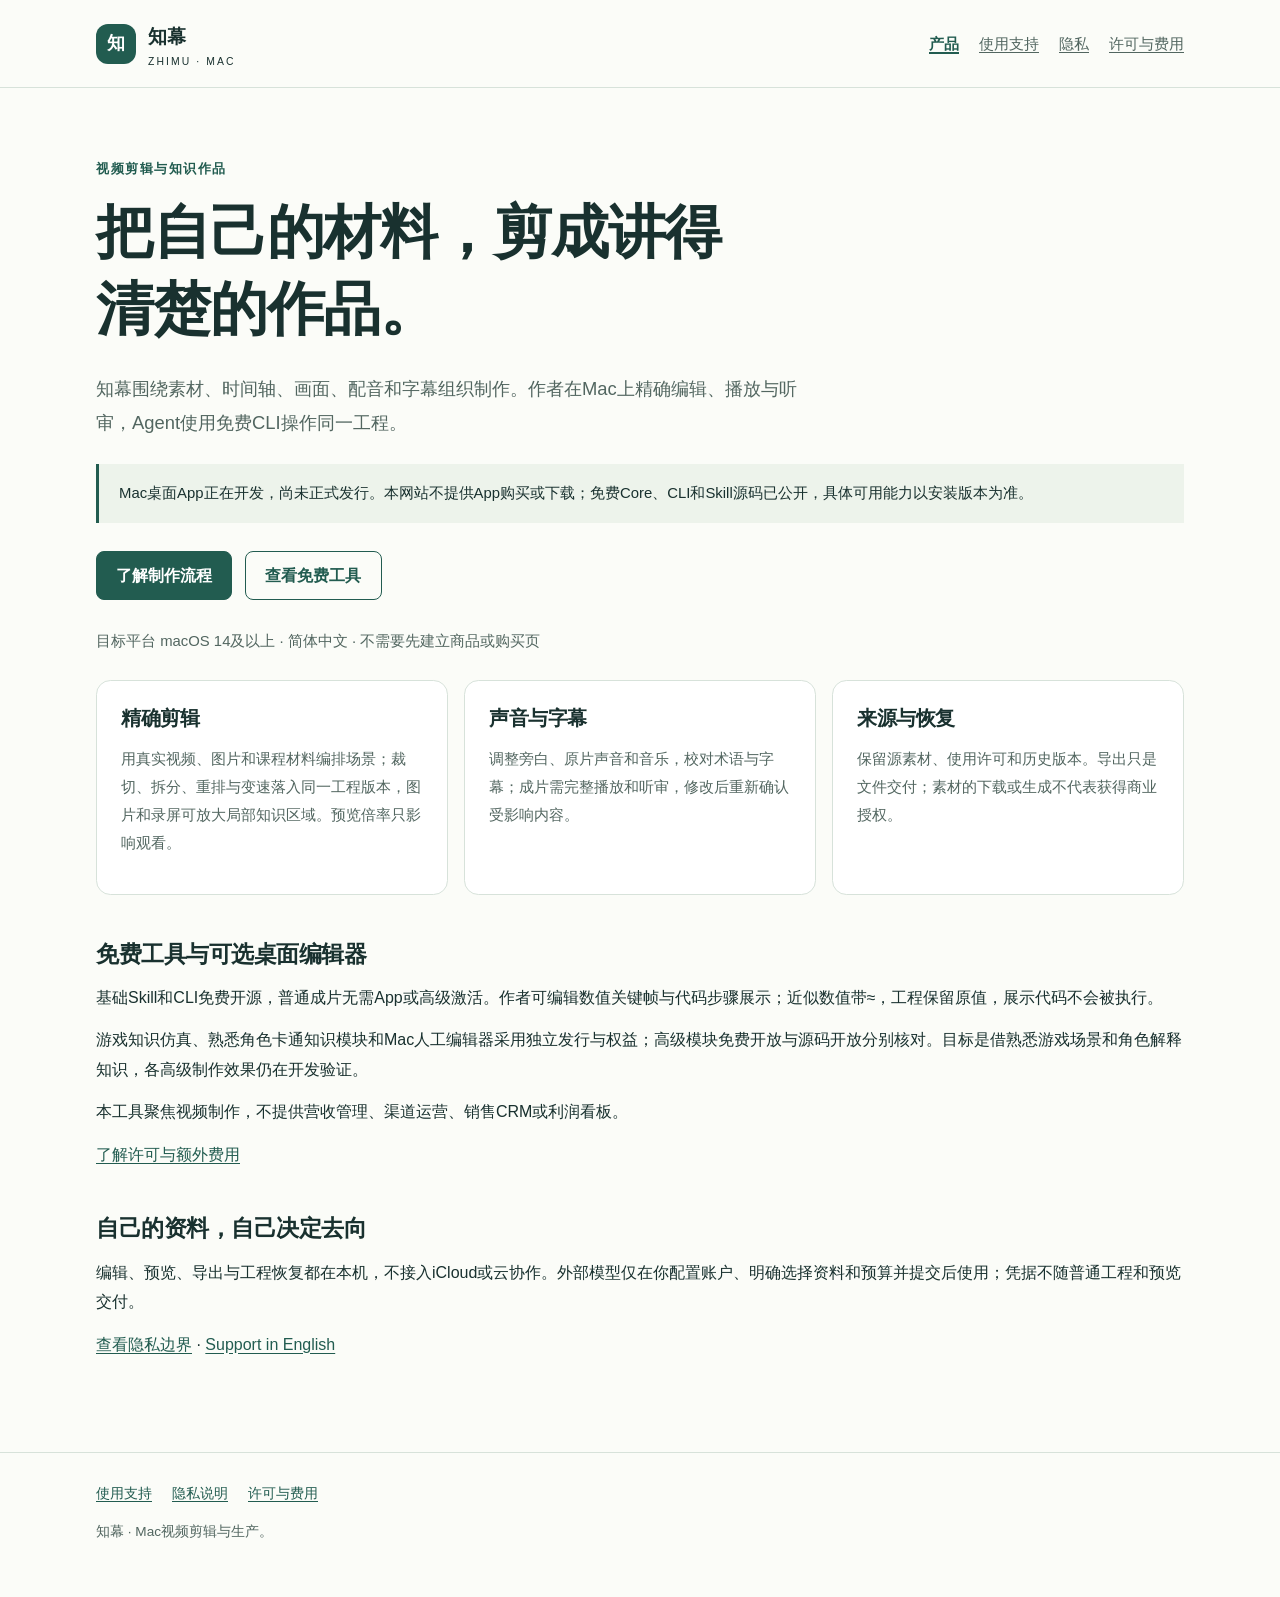
<file: docs/index.html>
<!doctype html>
<html lang="zh-CN"><head><meta charset="utf-8"><meta name="viewport" content="width=device-width, initial-scale=1">
<meta name="description" content="面向Mac的视频编辑、配音、字幕与可恢复工程。免费CLI独立可用，高级制作与桌面App单独提供。"><meta name="referrer" content="no-referrer">
<meta http-equiv="Content-Security-Policy" content="default-src 'none'; style-src 'self'; base-uri 'none'; form-action 'none'">
<title>知幕 · Mac视频剪辑与生产</title><link rel="stylesheet" href="site.css"></head>
<body><a class="skip" href="#main">跳到正文</a>
<header class="site-header"><div class="container header-inner"><a class="brand" href="index.html" aria-label="知幕首页"><span class="brand-mark" aria-hidden="true">知</span><span>知幕<small>ZHIMU · MAC</small></span></a><nav aria-label="主导航"><a href="index.html" aria-current="page">产品</a><a href="support.html">使用支持</a><a href="privacy.html">隐私</a><a href="terms.html">许可与费用</a></nav></div></header>
<main class="container" id="main">
<p class="eyebrow">视频剪辑与知识作品</p><h1>把自己的材料，剪成讲得清楚的作品。</h1>
<p class="lede">知幕围绕素材、时间轴、画面、配音和字幕组织制作。作者在Mac上精确编辑、播放与听审，Agent使用免费CLI操作同一工程。</p>
<div class="status">Mac桌面App正在开发，尚未正式发行。本网站不提供App购买或下载；免费Core、CLI和Skill源码已公开，具体可用能力以安装版本为准。</div>
<div class="actions"><a class="button primary" href="support.html#start">了解制作流程</a><a class="button" href="https://github.com/ayqy/video-core">查看免费工具</a></div>
<p class="note">目标平台 macOS 14及以上 · 简体中文 · 不需要先建立商品或购买页</p>
<div class="grid"><section class="card"><h2>精确剪辑</h2><p>用真实视频、图片和课程材料编排场景；裁切、拆分、重排与变速落入同一工程版本，图片和录屏可放大局部知识区域。预览倍率只影响观看。</p></section><section class="card"><h2>声音与字幕</h2><p>调整旁白、原片声音和音乐，校对术语与字幕；成片需完整播放和听审，修改后重新确认受影响内容。</p></section><section class="card"><h2>来源与恢复</h2><p>保留源素材、使用许可和历史版本。导出只是文件交付；素材的下载或生成不代表获得商业授权。</p></section></div>
<section><h2>免费工具与可选桌面编辑器</h2><p>基础Skill和CLI免费开源，普通成片无需App或高级激活。作者可编辑数值关键帧与代码步骤展示；近似数值带≈，工程保留原值，展示代码不会被执行。</p><p>游戏知识仿真、熟悉角色卡通知识模块和Mac人工编辑器采用独立发行与权益；高级模块免费开放与源码开放分别核对。目标是借熟悉游戏场景和角色解释知识，各高级制作效果仍在开发验证。</p><p>本工具聚焦视频制作，不提供营收管理、渠道运营、销售CRM或利润看板。</p><p><a href="terms.html#purchase">了解许可与额外费用</a></p></section>
<section><h2>自己的资料，自己决定去向</h2><p>编辑、预览、导出与工程恢复都在本机，不接入iCloud或云协作。外部模型仅在你配置账户、明确选择资料和预算并提交后使用；凭据不随普通工程和预览交付。</p><p><a href="privacy.html">查看隐私边界</a> · <a href="support.html#english" lang="en">Support in English</a></p></section></main>
<footer class="site-footer"><div class="container"><div class="footer-links"><a href="support.html">使用支持</a><a href="privacy.html">隐私说明</a><a href="terms.html">许可与费用</a></div><p>知幕 · Mac视频剪辑与生产。</p></div></footer></body></html>
</file>
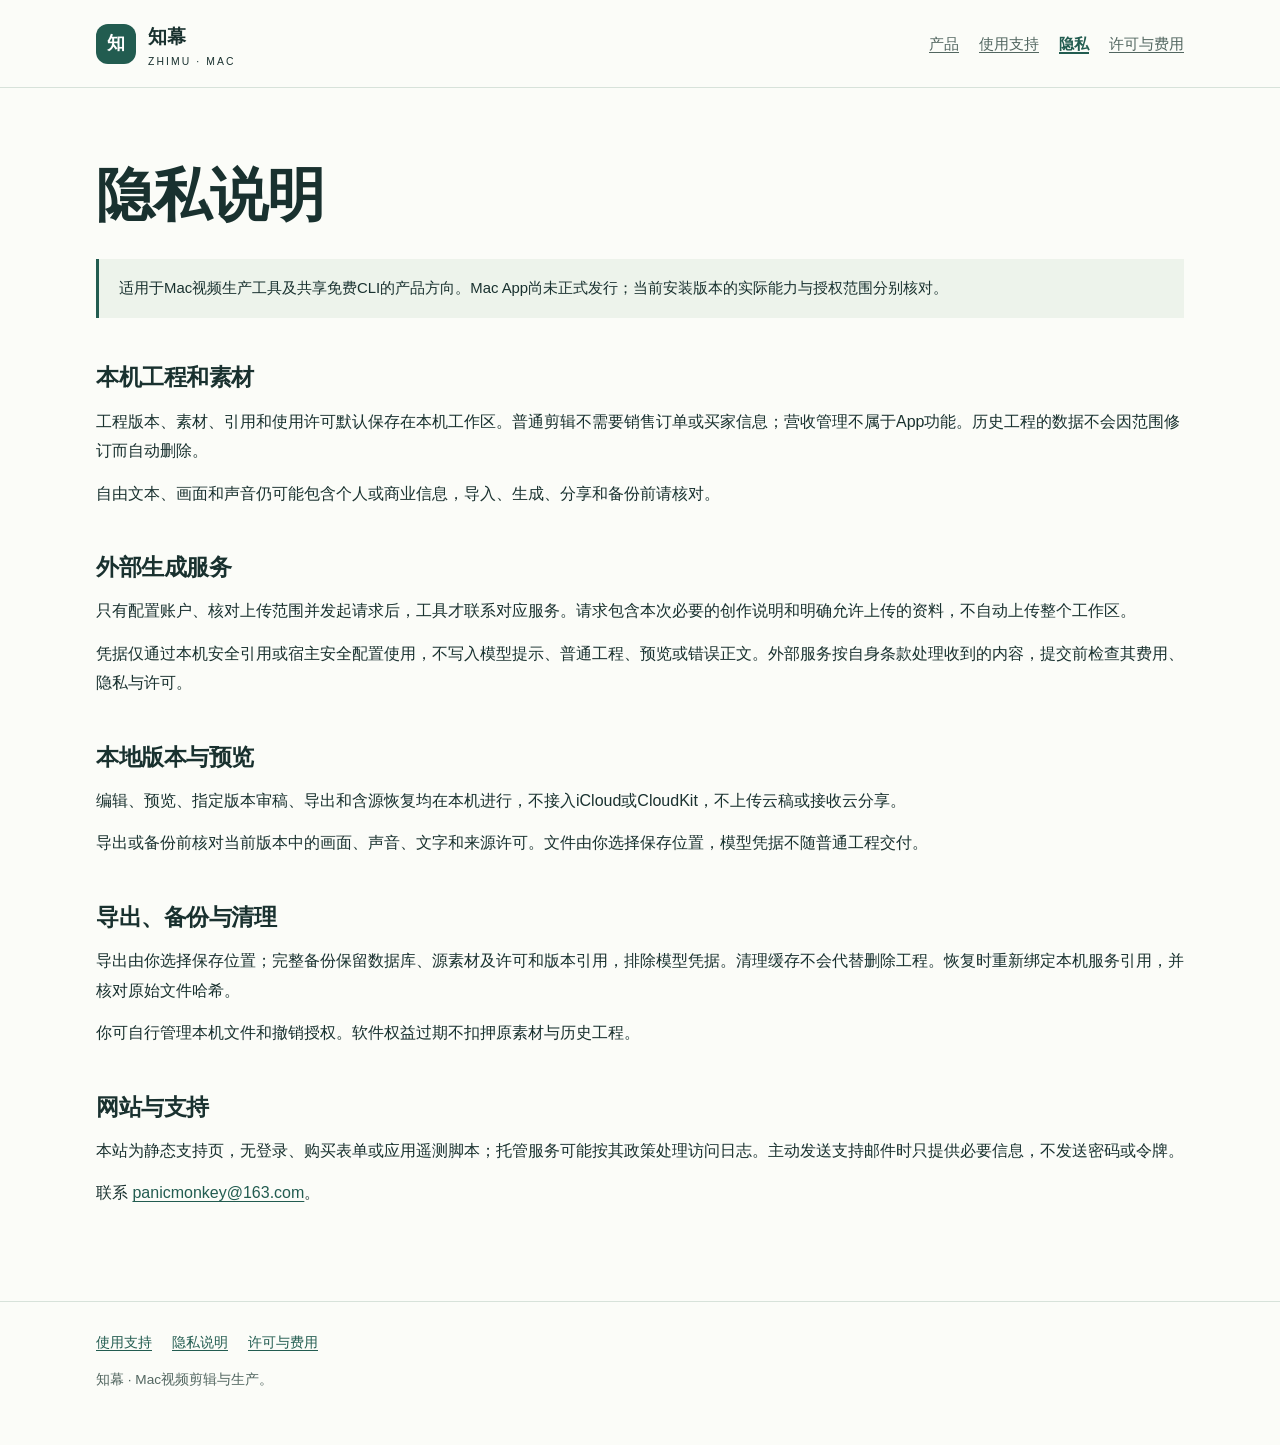
<file: docs/privacy.html>
<!doctype html>
<html lang="zh-CN"><head><meta charset="utf-8"><meta name="viewport" content="width=device-width, initial-scale=1">
<meta name="description" content="本机素材、工程、外部模型和凭据的处理边界。"><meta name="referrer" content="no-referrer">
<meta http-equiv="Content-Security-Policy" content="default-src 'none'; style-src 'self'; base-uri 'none'; form-action 'none'">
<title>知幕 · 隐私说明</title><link rel="stylesheet" href="site.css"></head>
<body><a class="skip" href="#main">跳到正文</a>
<header class="site-header"><div class="container header-inner"><a class="brand" href="index.html" aria-label="知幕首页"><span class="brand-mark" aria-hidden="true">知</span><span>知幕<small>ZHIMU · MAC</small></span></a><nav aria-label="主导航"><a href="index.html">产品</a><a href="support.html">使用支持</a><a href="privacy.html" aria-current="page">隐私</a><a href="terms.html">许可与费用</a></nav></div></header>
<main class="container" id="main">
<h1>隐私说明</h1><div class="status">适用于Mac视频生产工具及共享免费CLI的产品方向。Mac App尚未正式发行；当前安装版本的实际能力与授权范围分别核对。</div>
<section id="local"><h2>本机工程和素材</h2><p>工程版本、素材、引用和使用许可默认保存在本机工作区。普通剪辑不需要销售订单或买家信息；营收管理不属于App功能。历史工程的数据不会因范围修订而自动删除。</p><p>自由文本、画面和声音仍可能包含个人或商业信息，导入、生成、分享和备份前请核对。</p></section>
<section id="models"><h2>外部生成服务</h2><p>只有配置账户、核对上传范围并发起请求后，工具才联系对应服务。请求包含本次必要的创作说明和明确允许上传的资料，不自动上传整个工作区。</p><p>凭据仅通过本机安全引用或宿主安全配置使用，不写入模型提示、普通工程、预览或错误正文。外部服务按自身条款处理收到的内容，提交前检查其费用、隐私与许可。</p></section>
<section id="cloud-review"><h2>本地版本与预览</h2><p>编辑、预览、指定版本审稿、导出和含源恢复均在本机进行，不接入iCloud或CloudKit，不上传云稿或接收云分享。</p><p>导出或备份前核对当前版本中的画面、声音、文字和来源许可。文件由你选择保存位置，模型凭据不随普通工程交付。</p></section>
<section id="backup"><h2>导出、备份与清理</h2><p>导出由你选择保存位置；完整备份保留数据库、源素材及许可和版本引用，排除模型凭据。清理缓存不会代替删除工程。恢复时重新绑定本机服务引用，并核对原始文件哈希。</p><p>你可自行管理本机文件和撤销授权。软件权益过期不扣押原素材与历史工程。</p></section>
<section><h2>网站与支持</h2><p>本站为静态支持页，无登录、购买表单或应用遥测脚本；托管服务可能按其政策处理访问日志。主动发送支持邮件时只提供必要信息，不发送密码或令牌。</p><p>联系 <a href="mailto:panicmonkey@163.com">panicmonkey@163.com</a>。</p></section></main>
<footer class="site-footer"><div class="container"><div class="footer-links"><a href="support.html">使用支持</a><a href="privacy.html">隐私说明</a><a href="terms.html">许可与费用</a></div><p>知幕 · Mac视频剪辑与生产。</p></div></footer></body></html>
</file>
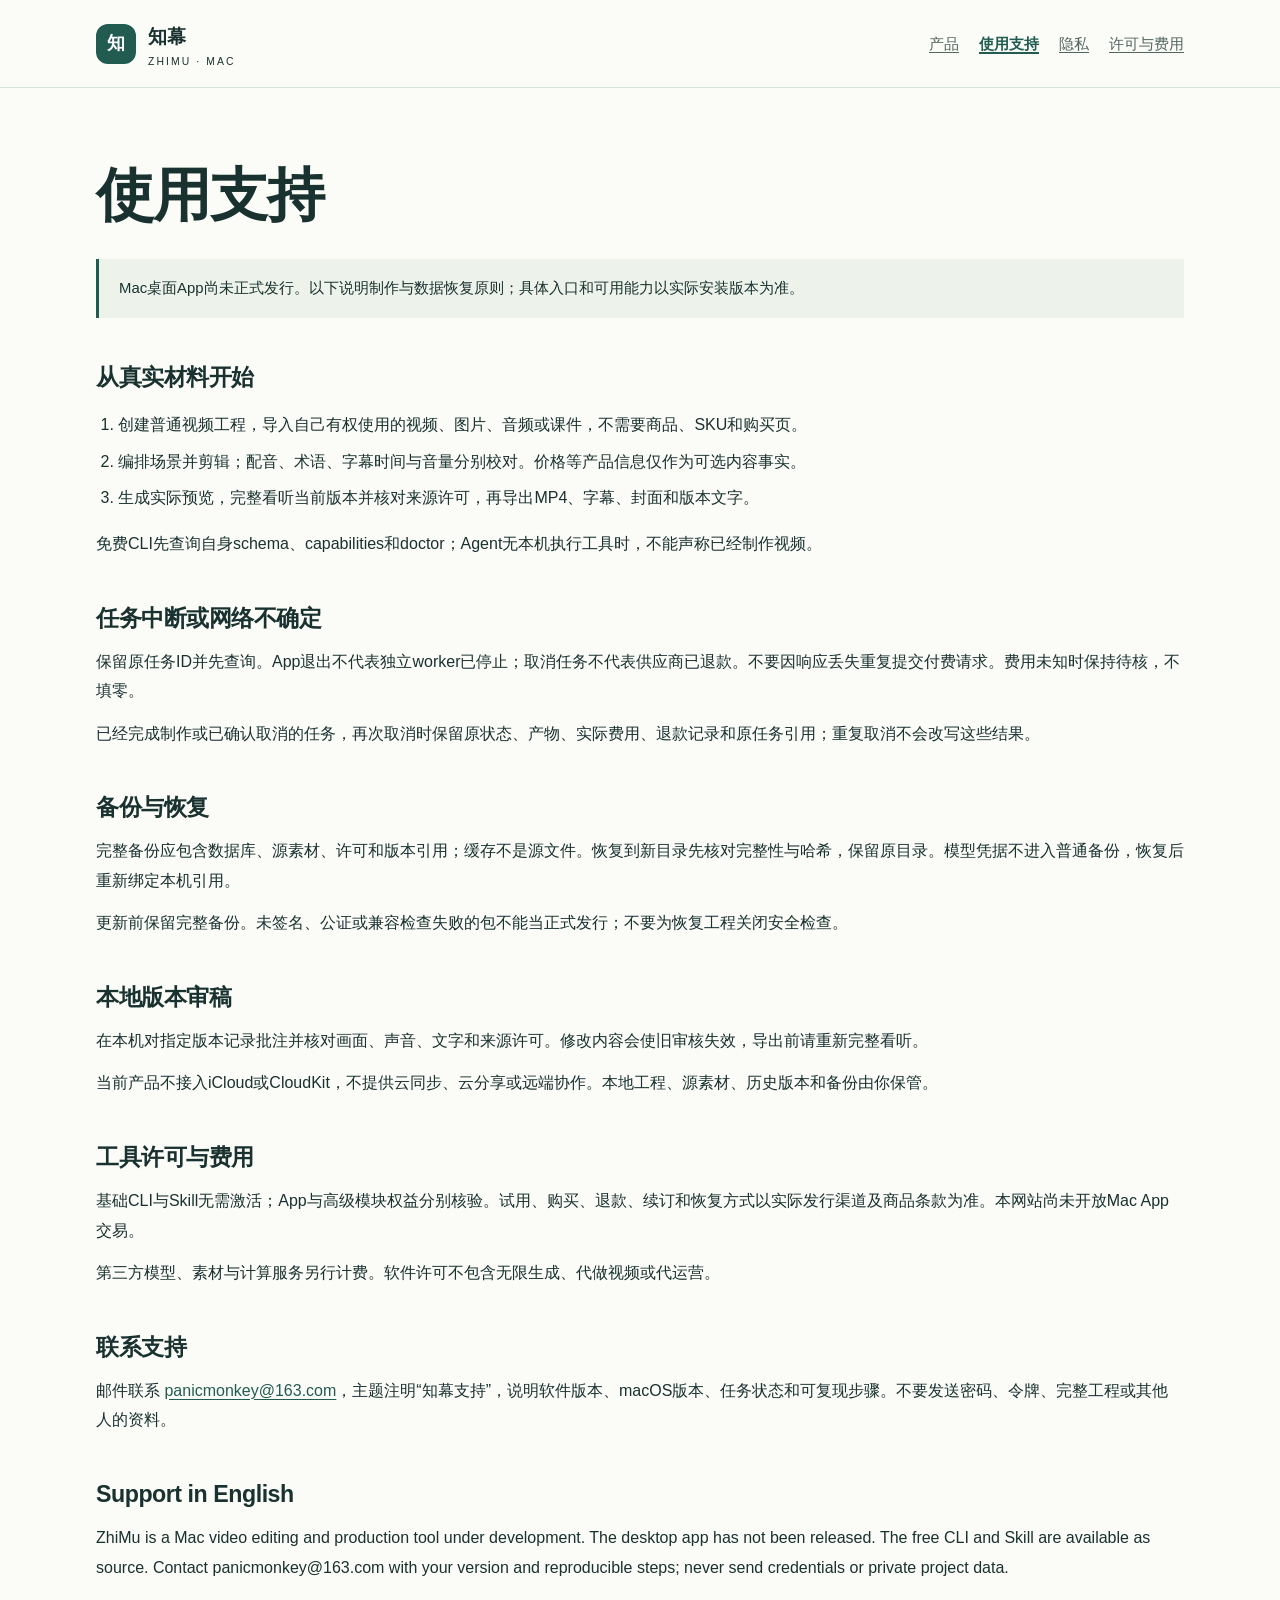
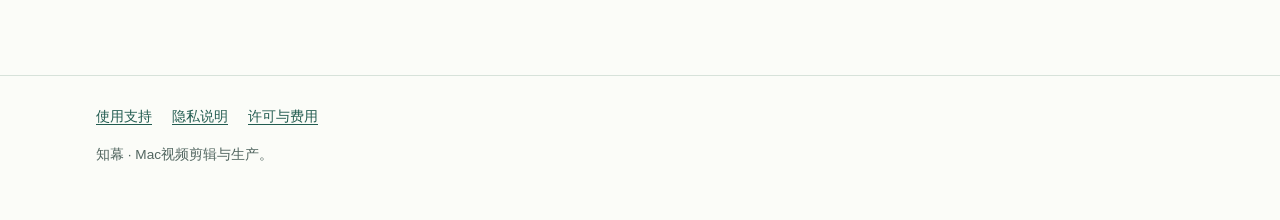
<file: docs/support.html>
<!doctype html>
<html lang="zh-CN"><head><meta charset="utf-8"><meta name="viewport" content="width=device-width, initial-scale=1">
<meta name="description" content="Mac视频剪辑和免费CLI的使用支持、任务恢复、导出与备份说明。"><meta name="referrer" content="no-referrer">
<meta http-equiv="Content-Security-Policy" content="default-src 'none'; style-src 'self'; base-uri 'none'; form-action 'none'">
<title>知幕 · 使用支持</title><link rel="stylesheet" href="site.css"></head>
<body><a class="skip" href="#main">跳到正文</a>
<header class="site-header"><div class="container header-inner"><a class="brand" href="index.html" aria-label="知幕首页"><span class="brand-mark" aria-hidden="true">知</span><span>知幕<small>ZHIMU · MAC</small></span></a><nav aria-label="主导航"><a href="index.html">产品</a><a href="support.html" aria-current="page">使用支持</a><a href="privacy.html">隐私</a><a href="terms.html">许可与费用</a></nav></div></header>
<main class="container" id="main">
<h1>使用支持</h1><div class="status">Mac桌面App尚未正式发行。以下说明制作与数据恢复原则；具体入口和可用能力以实际安装版本为准。</div>
<section id="start"><h2>从真实材料开始</h2><ol><li>创建普通视频工程，导入自己有权使用的视频、图片、音频或课件，不需要商品、SKU和购买页。</li><li>编排场景并剪辑；配音、术语、字幕时间与音量分别校对。价格等产品信息仅作为可选内容事实。</li><li>生成实际预览，完整看听当前版本并核对来源许可，再导出MP4、字幕、封面和版本文字。</li></ol><p>免费CLI先查询自身schema、capabilities和doctor；Agent无本机执行工具时，不能声称已经制作视频。</p></section>
<section id="tasks"><h2>任务中断或网络不确定</h2><p>保留原任务ID并先查询。App退出不代表独立worker已停止；取消任务不代表供应商已退款。不要因响应丢失重复提交付费请求。费用未知时保持待核，不填零。</p><p>已经完成制作或已确认取消的任务，再次取消时保留原状态、产物、实际费用、退款记录和原任务引用；重复取消不会改写这些结果。</p></section>
<section id="backup"><h2>备份与恢复</h2><p>完整备份应包含数据库、源素材、许可和版本引用；缓存不是源文件。恢复到新目录先核对完整性与哈希，保留原目录。模型凭据不进入普通备份，恢复后重新绑定本机引用。</p><p>更新前保留完整备份。未签名、公证或兼容检查失败的包不能当正式发行；不要为恢复工程关闭安全检查。</p></section>
<section id="cloud-review"><h2>本地版本审稿</h2><p>在本机对指定版本记录批注并核对画面、声音、文字和来源许可。修改内容会使旧审核失效，导出前请重新完整看听。</p><p>当前产品不接入iCloud或CloudKit，不提供云同步、云分享或远端协作。本地工程、源素材、历史版本和备份由你保管。</p></section>
<section id="purchase"><h2>工具许可与费用</h2><p>基础CLI与Skill无需激活；App与高级模块权益分别核验。试用、购买、退款、续订和恢复方式以实际发行渠道及商品条款为准。本网站尚未开放Mac App交易。</p><p>第三方模型、素材与计算服务另行计费。软件许可不包含无限生成、代做视频或代运营。</p></section>
<section><h2>联系支持</h2><p>邮件联系 <a href="mailto:panicmonkey@163.com">panicmonkey@163.com</a>，主题注明“知幕支持”，说明软件版本、macOS版本、任务状态和可复现步骤。不要发送密码、令牌、完整工程或其他人的资料。</p></section>
<section id="english" lang="en"><h2>Support in English</h2><p>ZhiMu is a Mac video editing and production tool under development. The desktop app has not been released. The free CLI and Skill are available as source. Contact panicmonkey@163.com with your version and reproducible steps; never send credentials or private project data.</p></section></main>
<footer class="site-footer"><div class="container"><div class="footer-links"><a href="support.html">使用支持</a><a href="privacy.html">隐私说明</a><a href="terms.html">许可与费用</a></div><p>知幕 · Mac视频剪辑与生产。</p></div></footer></body></html>
</file>
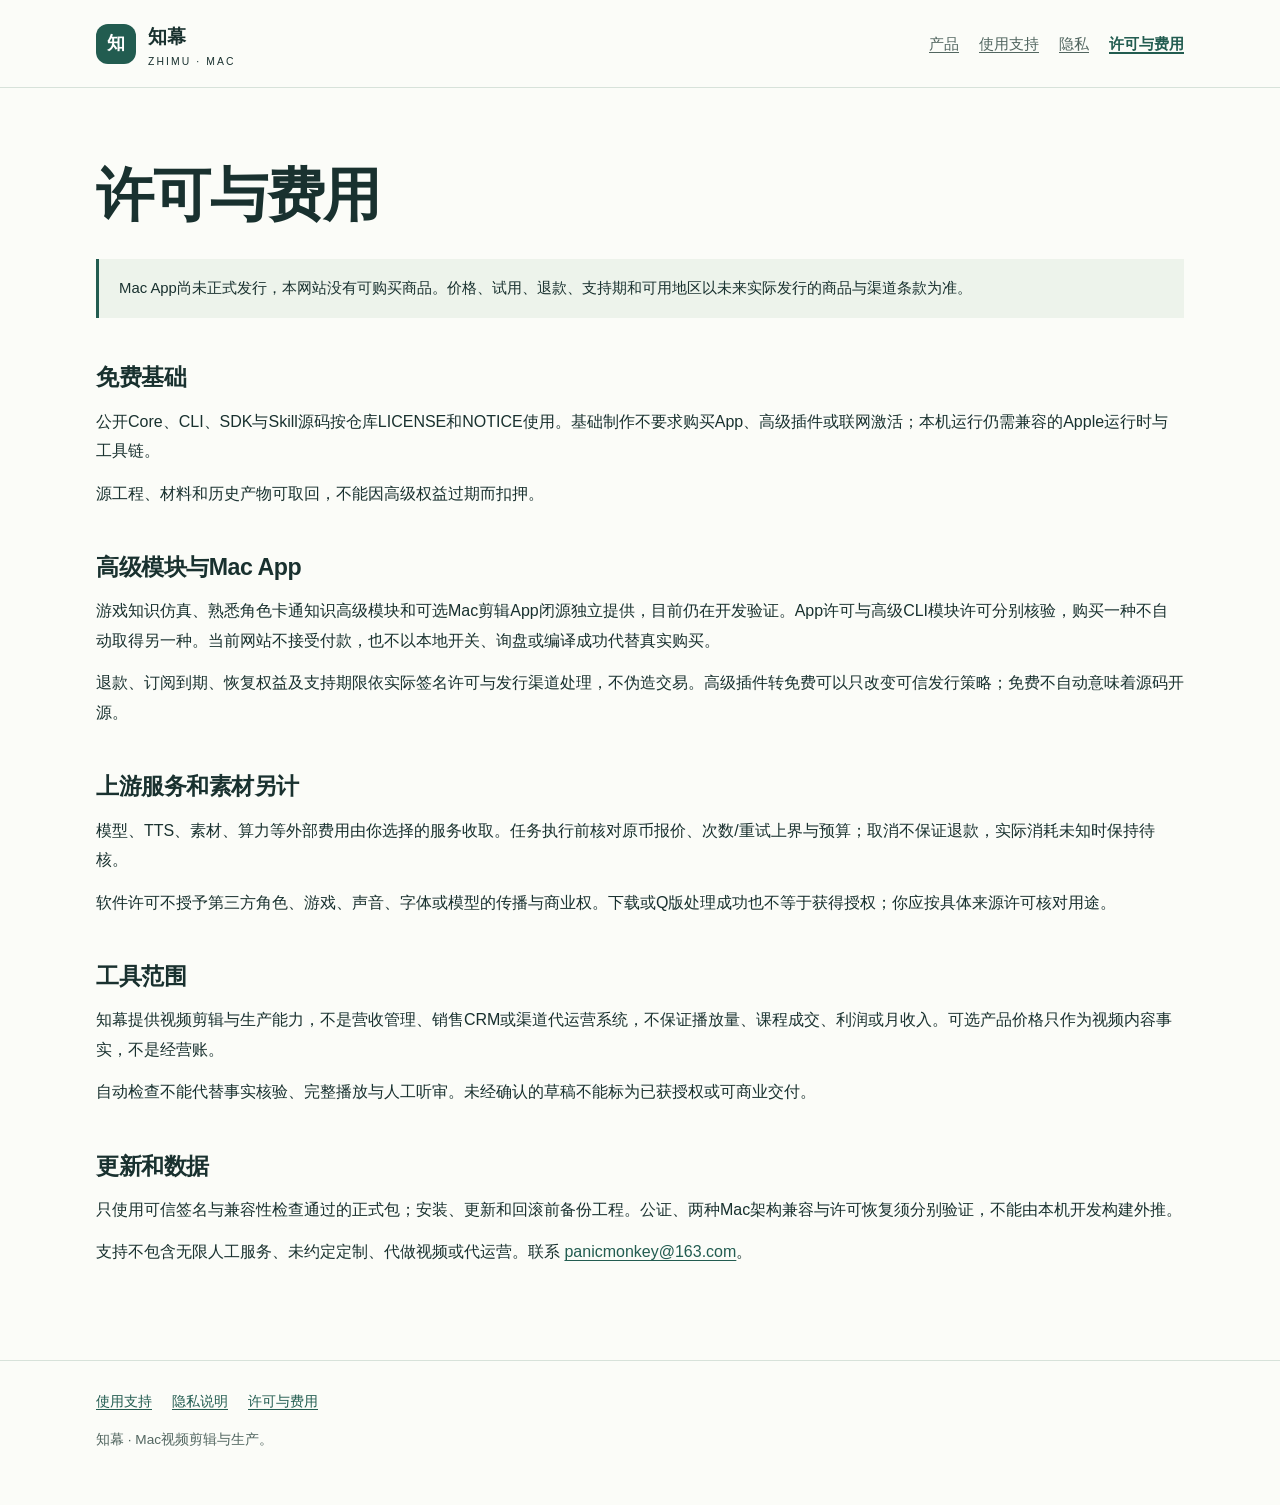
<file: docs/terms.html>
<!doctype html>
<html lang="zh-CN"><head><meta charset="utf-8"><meta name="viewport" content="width=device-width, initial-scale=1">
<meta name="description" content="免费开源基础、闭源高级模块与Mac App的许可及费用边界。"><meta name="referrer" content="no-referrer">
<meta http-equiv="Content-Security-Policy" content="default-src 'none'; style-src 'self'; base-uri 'none'; form-action 'none'">
<title>知幕 · 许可与费用</title><link rel="stylesheet" href="site.css"></head>
<body><a class="skip" href="#main">跳到正文</a>
<header class="site-header"><div class="container header-inner"><a class="brand" href="index.html" aria-label="知幕首页"><span class="brand-mark" aria-hidden="true">知</span><span>知幕<small>ZHIMU · MAC</small></span></a><nav aria-label="主导航"><a href="index.html">产品</a><a href="support.html">使用支持</a><a href="privacy.html">隐私</a><a href="terms.html" aria-current="page">许可与费用</a></nav></div></header>
<main class="container" id="main">
<h1>许可与费用</h1><div class="status">Mac App尚未正式发行，本网站没有可购买商品。价格、试用、退款、支持期和可用地区以未来实际发行的商品与渠道条款为准。</div>
<section id="free"><h2>免费基础</h2><p>公开Core、CLI、SDK与Skill源码按仓库LICENSE和NOTICE使用。基础制作不要求购买App、高级插件或联网激活；本机运行仍需兼容的Apple运行时与工具链。</p><p>源工程、材料和历史产物可取回，不能因高级权益过期而扣押。</p></section>
<section id="purchase"><h2>高级模块与Mac App</h2><p>游戏知识仿真、熟悉角色卡通知识高级模块和可选Mac剪辑App闭源独立提供，目前仍在开发验证。App许可与高级CLI模块许可分别核验，购买一种不自动取得另一种。当前网站不接受付款，也不以本地开关、询盘或编译成功代替真实购买。</p><p>退款、订阅到期、恢复权益及支持期限依实际签名许可与发行渠道处理，不伪造交易。高级插件转免费可以只改变可信发行策略；免费不自动意味着源码开源。</p></section>
<section id="cost"><h2>上游服务和素材另计</h2><p>模型、TTS、素材、算力等外部费用由你选择的服务收取。任务执行前核对原币报价、次数/重试上界与预算；取消不保证退款，实际消耗未知时保持待核。</p><p>软件许可不授予第三方角色、游戏、声音、字体或模型的传播与商业权。下载或Q版处理成功也不等于获得授权；你应按具体来源许可核对用途。</p></section>
<section id="scope"><h2>工具范围</h2><p>知幕提供视频剪辑与生产能力，不是营收管理、销售CRM或渠道代运营系统，不保证播放量、课程成交、利润或月收入。可选产品价格只作为视频内容事实，不是经营账。</p><p>自动检查不能代替事实核验、完整播放与人工听审。未经确认的草稿不能标为已获授权或可商业交付。</p></section>
<section id="updates"><h2>更新和数据</h2><p>只使用可信签名与兼容性检查通过的正式包；安装、更新和回滚前备份工程。公证、两种Mac架构兼容与许可恢复须分别验证，不能由本机开发构建外推。</p><p>支持不包含无限人工服务、未约定定制、代做视频或代运营。联系 <a href="mailto:panicmonkey@163.com">panicmonkey@163.com</a>。</p></section></main>
<footer class="site-footer"><div class="container"><div class="footer-links"><a href="support.html">使用支持</a><a href="privacy.html">隐私说明</a><a href="terms.html">许可与费用</a></div><p>知幕 · Mac视频剪辑与生产。</p></div></footer></body></html>
</file>
<file: docs/site.css>
:root {
  color-scheme: light;
  --ink: #19312f;
  --muted: #526660;
  --accent: #225c50;
  --paper: #fbfcf8;
  --line: #d7e2da;
  --wash: #edf3eb;
}
* { box-sizing: border-box; }
html { scroll-padding-top: 1rem; }
body { margin: 0; background: var(--paper); color: var(--ink); font-family: -apple-system, BlinkMacSystemFont, "PingFang SC", "Microsoft YaHei", sans-serif; line-height: 1.85; overflow-wrap: anywhere; }
a { color: var(--accent); text-underline-offset: .2em; }
a:hover { text-decoration-thickness: .15em; }
a:focus-visible, [tabindex]:focus-visible { outline: 3px solid var(--accent); outline-offset: 5px; }
.skip { position: absolute; left: 1rem; top: -5rem; z-index: 2; padding: .5rem 1rem; background: white; }
.skip:focus { top: .5rem; }
.container { width: min(100% - 3rem, 68rem); margin-inline: auto; }
.site-header { border-bottom: 1px solid var(--line); }
.header-inner { display: flex; align-items: center; justify-content: space-between; gap: 1rem; flex-wrap: wrap; padding-block: 1.2rem; }
.brand { display: inline-flex; align-items: center; gap: .75rem; color: var(--ink); text-decoration: none; font-weight: 700; font-size: 1.2rem; }
.brand-mark { display: grid; place-items: center; width: 2.5rem; height: 2.5rem; border-radius: .75rem; background: var(--accent); color: white; font-size: 1.1rem; }
.brand small { display: block; font-size: .65rem; line-height: 1.3; font-weight: 500; letter-spacing: .2em; }
nav { display: flex; gap: .4rem 1.25rem; flex-wrap: wrap; }
nav a { padding-block: .4rem; color: var(--muted); font-size: .95rem; }
nav a[aria-current="page"] { color: var(--accent); font-weight: 700; text-decoration-thickness: .15em; }
main { padding-block: 3.5rem 5rem; }
.eyebrow { color: var(--accent); font-size: .8rem; font-weight: 700; letter-spacing: .12em; }
h1, h2, h3 { line-height: 1.35; letter-spacing: -.02em; }
h1 { margin: .8rem 0 1.4rem; max-width: 20ch; font-size: clamp(2.1rem, 5vw, 3.6rem); }
h2 { font-size: 1.45rem; margin: 2.75rem 0 .8rem; }
h3 { font-size: 1.1rem; margin-top: 0; }
p { margin: .8rem 0; }
.lede { max-width: 46rem; color: var(--muted); font-size: 1.15rem; }
.status { margin-block: 1.5rem; padding: 1rem 1.25rem; border-left: 3px solid var(--accent); background: var(--wash); font-size: .93rem; }
.actions { display: flex; flex-wrap: wrap; gap: .8rem; margin-block: 1.75rem; }
.button { display: inline-block; min-height: 2.75rem; padding: .55rem 1.2rem; border: 1px solid var(--accent); border-radius: .5rem; font-weight: 600; text-decoration: none; }
.button.primary { background: var(--accent); color: white; }
.grid { display: grid; grid-template-columns: repeat(3, minmax(0, 1fr)); gap: 1rem; margin-top: 1.5rem; }
.card { padding: 1.5rem; background: white; border: 1px solid var(--line); border-radius: .9rem; }
.card h2 { margin: 0 0 .65rem; font-size: 1.25rem; }
.card p { color: var(--muted); font-size: .95rem; }
.article { max-width: 52rem; }
.article h1 { font-size: clamp(2rem, 4vw, 2.9rem); }
.article section { scroll-margin-top: 1rem; }
.contents { margin-block: 1.75rem; padding: 1.2rem 1.5rem; border: 1px solid var(--line); border-radius: .7rem; }
.contents p { margin-top: 0; font-weight: 700; }
.contents ul { margin-bottom: 0; }
li { margin-block: .45rem; }
ol, ul { padding-left: 1.4rem; }
.table-wrap { overflow-x: auto; margin-block: 1rem; border: 1px solid var(--line); border-radius: .6rem; }
table { border-collapse: collapse; width: 100%; font-size: .93rem; }
th, td { padding: .85rem 1rem; text-align: left; vertical-align: top; border-bottom: 1px solid var(--line); }
th { background: var(--wash); font-weight: 700; }
tbody tr:last-child td, tbody tr:last-child th { border-bottom: 0; }
td:first-child, th:first-child { min-width: 8rem; }
.note { color: var(--muted); font-size: .93rem; }
.english { padding: 1.3rem 1.5rem; margin-top: 2rem; background: var(--wash); border-radius: .7rem; }
.english h2 { margin-top: 0; font-size: 1.25rem; }
.site-footer { border-top: 1px solid var(--line); color: var(--muted); font-size: .85rem; padding-block: 1.75rem 2.5rem; }
.footer-links { display: flex; flex-wrap: wrap; gap: .75rem 1.25rem; }
.site-footer p { max-width: 50rem; }
@media (max-width: 42rem) {
  .container { width: min(100% - 2rem, 68rem); }
  .header-inner { align-items: flex-start; }
  nav { width: 100%; gap: .25rem 1rem; }
  main { padding-block: 2.25rem 3.5rem; }
  .grid { grid-template-columns: 1fr; }
  .card { padding: 1.2rem; }
  th, td { padding: .7rem; }
}
@media print {
  .skip, .site-header nav, .actions { display: none; }
  body { background: white; color: black; }
  main { padding-block: 1rem; }
  .container { width: 100%; }
  .card, .status, .english { break-inside: avoid; }
}
</file>
